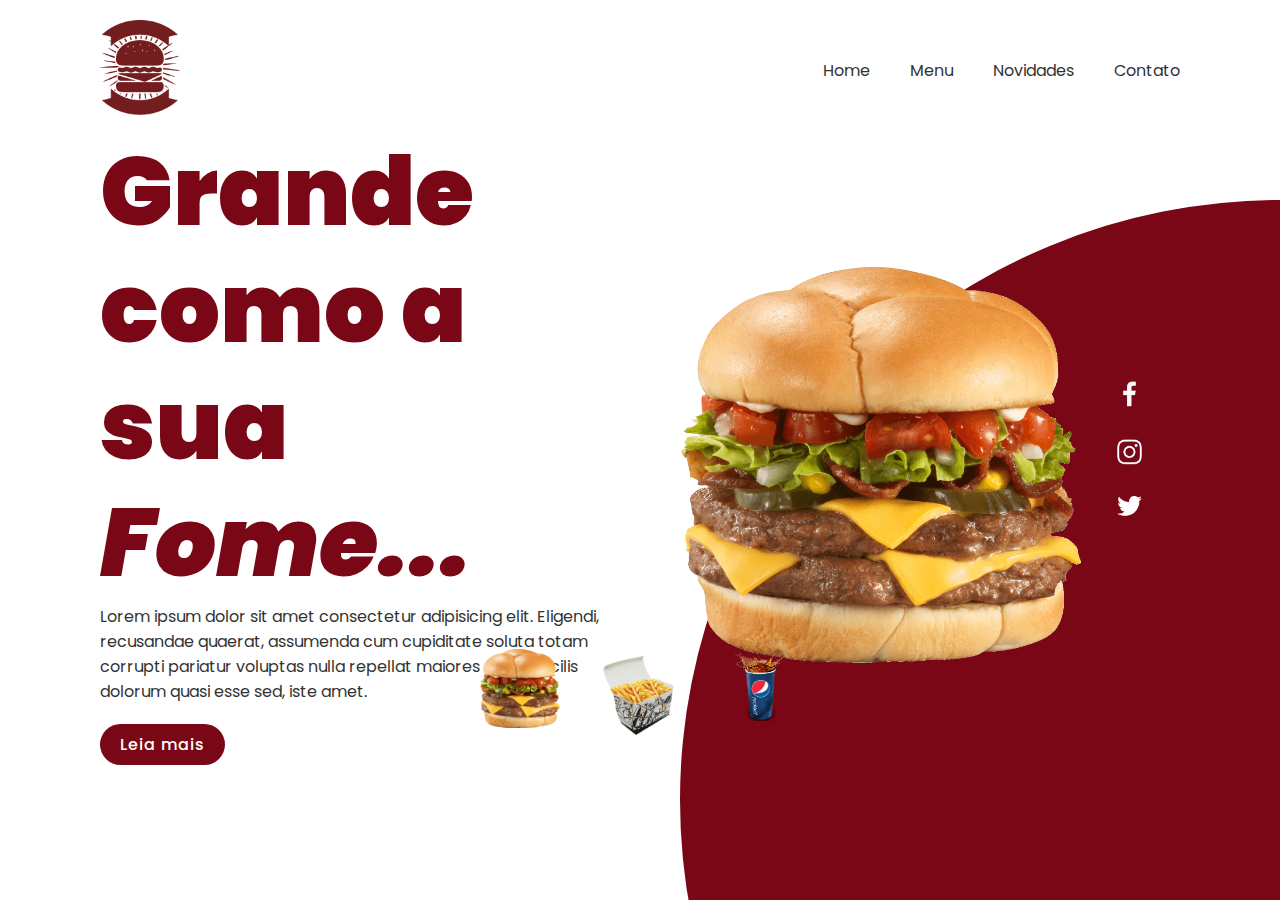
<file: site_bestburger/index.html>
<!DOCTYPE html>
<html lang="pt-br">
<head>
    <meta charset="UTF-8">
    <meta name="viewport" content="width=device-width, initial-scale=1.0">
    <title>Best Burger</title>
    <link rel="stylesheet" href="css/estilos.css" type="text/css">
</head>
<body>
    <section>
        <div class="circulo">
            
        </div>

        <header>
            <a href="#" class="logo"><img src="images/logo.png" alt="logo" ></a>
            <ul>
                <li><a href="#">Home</a></li>
                <li><a href="#">Menu</a></li>
                <li><a href="#">Novidades</a></li>
                <li><a href="#">Contato</a></li>
            </ul>
        </header>
        <main class="conteudo">
            <div class="caixa-texto">
                <h2>
                   
                   <span onclick="MudarCor();"> Grande como a sua <br>  <em>Fome...</em></span>
                </h2>
                <p>
                    Lorem ipsum dolor sit amet consectetur adipisicing elit. Eligendi, recusandae quaerat, assumenda cum cupiditate soluta totam corrupti pariatur voluptas nulla repellat maiores minus facilis dolorum quasi esse sed, iste amet.
                </p>
                <a href="#" onclick="MudarCor();">Leia mais</a>
            </div>
            <div class="caixa-imagem">
                <img src="images/img1.png" alt="Copo verde" class="starbucks">
            </div>
            
            <ul class="miniaturas">
                <li><img src="images/thumb1.png" alt="Copo verde" onclick="TrocarImagem('images/img1.png'); MudarCirculo('#790716');"></li>
                <li><img src="images/thumb2.png" alt="Copo Laranja" onclick="TrocarImagem('images/img2.png'); MudarCirculo('#d3c019');"></li>
                <li><img src="images/thumb3.png" alt="Copo rosa"  onclick="TrocarImagem('images/img3.png'); MudarCirculo(' #37a4e4')"></li>
            </ul>

            <ul class="redes-sociais">
                <li><a href="#"><img src="images/facebook.png"></a></li>
                <li><a href="#"><img src="images/instagram.png" alt=""></a></li>
                <li><a href="#"><img src="images/twitter.png" alt=""></a></li>
            </ul>
        </main>
    </section>
    <script src="js/funcoes.js"></script>
</body>
</html>
</file>
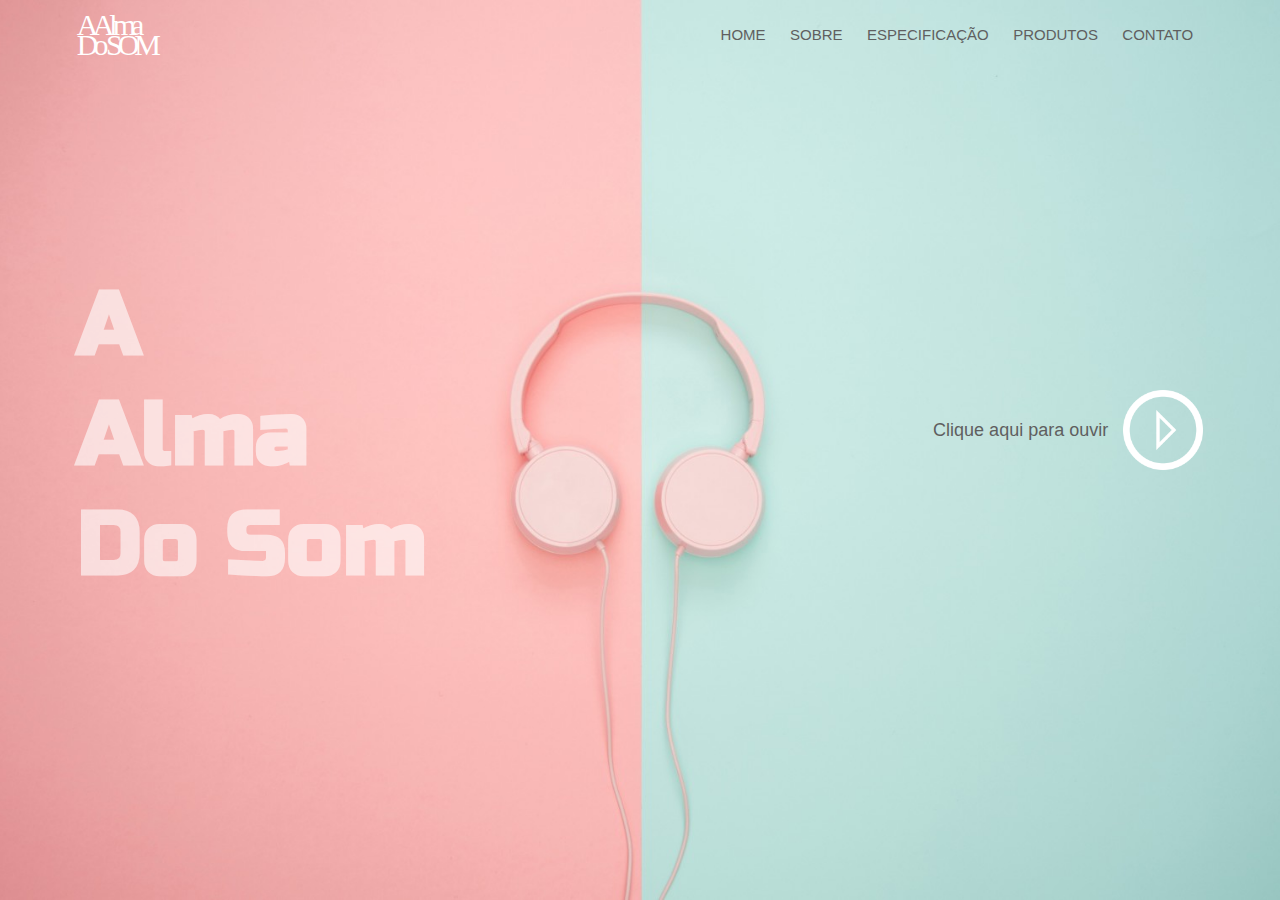
<file: site_headphone/index.html>
<!DOCTYPE html>
<html lang="en">
<head>
    <meta charset="UTF-8">
    <meta name="viewport" content="width=device-width, initial-scale=1.0">
    <title>A Alma do Som</title>
    <link rel="preconnect" href="https://fonts.gstatic.com">
    <link rel="preconnect" href="https://fonts.gstatic.com">
    <link href="https://fonts.googleapis.com/css2?family=Inconsolata:wght@900&family=Russo+One&display=swap" rel="stylesheet">
    <link href="css/estilos.css" rel="stylesheet" type="text/css">
</head>
<body>
    <main class="container">
        <header>
            <div class="logo">
                A Alma <br>Do SOM
            </div>
            <nav class="menu">
                <ul>
                    <li><a href="#">HOME</a></li>
                    <li><a href="#">SOBRE</a></li>
                    <li><a href="#">ESPECIFICAÇÃO</a></li>
                    <li><a href="#">PRODUTOS</a></li>
                    <li><a href="#">CONTATO</a></li>
                </ul>
            </nav>
        </header>
        <artcle class="conteudo">
            <div class="coluna-esquerda">
                <h1>A <br>Alma <br>Do Som
            </div>

            <div class="coluna-direita">
                <p id="rotulo">Clique aqui para ouvir</p>
                <img src="images/play.png" id="controle-musica" onclick="PlayPause();">
            </div>
        </artcle>
    </main>
    <audio id="musica">
        <source src="audio/musica.mp3" type="audio/mp3">
    </audio>

    <script src="js/script.js"></script>
</body>
</html>
</file>
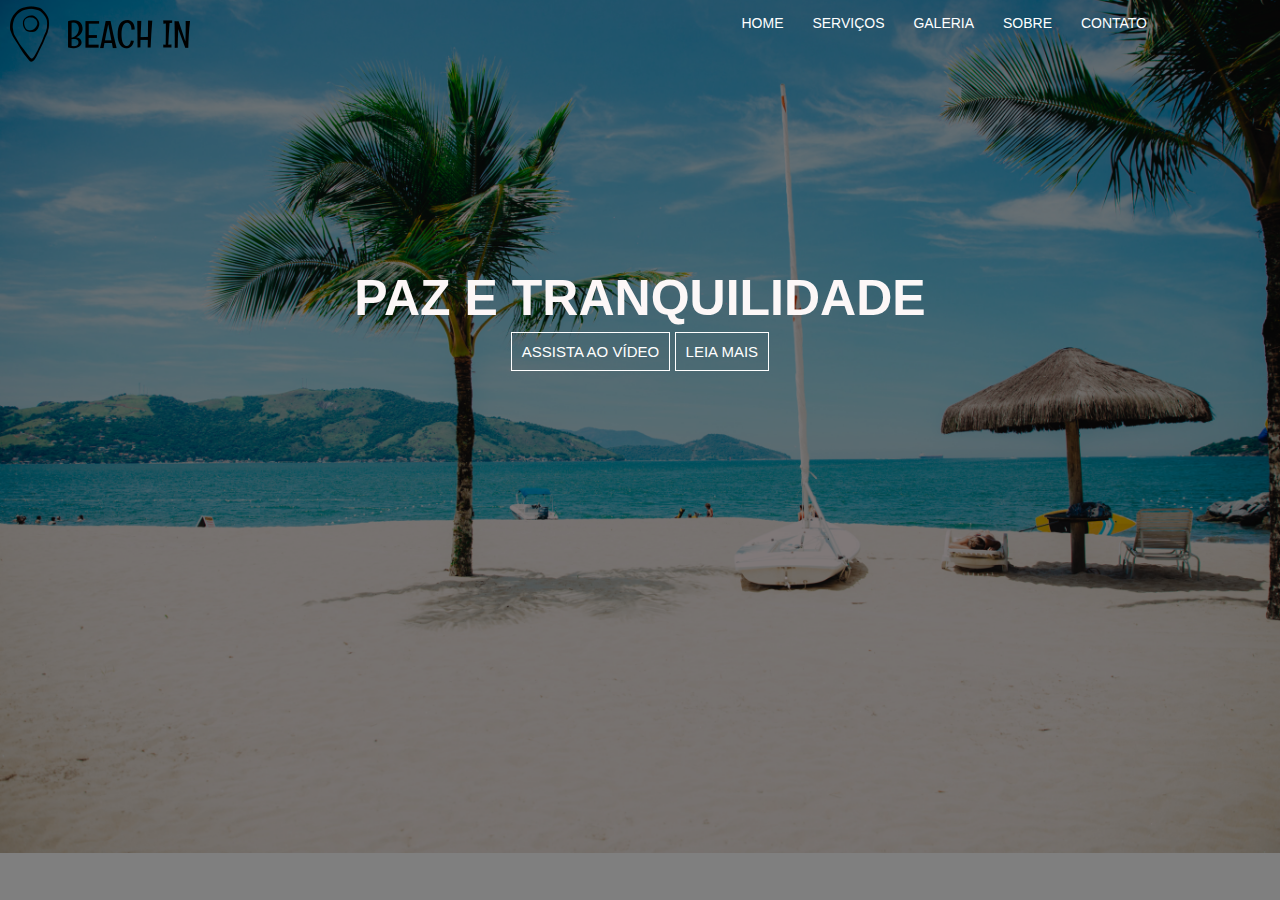
<file: site_hospedagem/index.html>
<!DOCTYPE html>
<html lang="pt-br">
<head>
    <meta charset="UTF-8">
    <meta name="viewport" content="width=device-width, initial-scale=1.0">
    <link rel="stylesheet" href="css/style.css" type="text/css">
    <link rel="shortcut icon" href="img/favicon.png">
    <title>Beach IN</title>
</head>
<body>
    <main>
        <header>
           <div class="menu">
                <img src="img/logo.png" alt="Logo">
                <nav>
                    <ul>
                        <li><a href="index.html">Home</a></li>
                        <li><a href="servicos.html">Serviços</a></li>
                        <li><a href="galeria.html">Galeria</a></li>
                        <li><a href="sobre.html">Sobre</a></li>
                        <li><a href="contato.html">Contato</a></li>
                    </ul>
                </nav>
            </div>
        </header>
        <article class="conteudo-principal">
            <h1>Paz e Tranquilidade</h1>
            <div class="btn">
                <a class="btn1" href="https://youtu.be/y4bP5JrWqCc" target="_blank">Assista ao vídeo</a>
                
                <a class="btn2" href="https://www.hurb.com/" target="_blank">Leia Mais</a>
            </div>
        </article>
        <footer>
            
        </footer>
    </main>
</body>
</html>
</file>
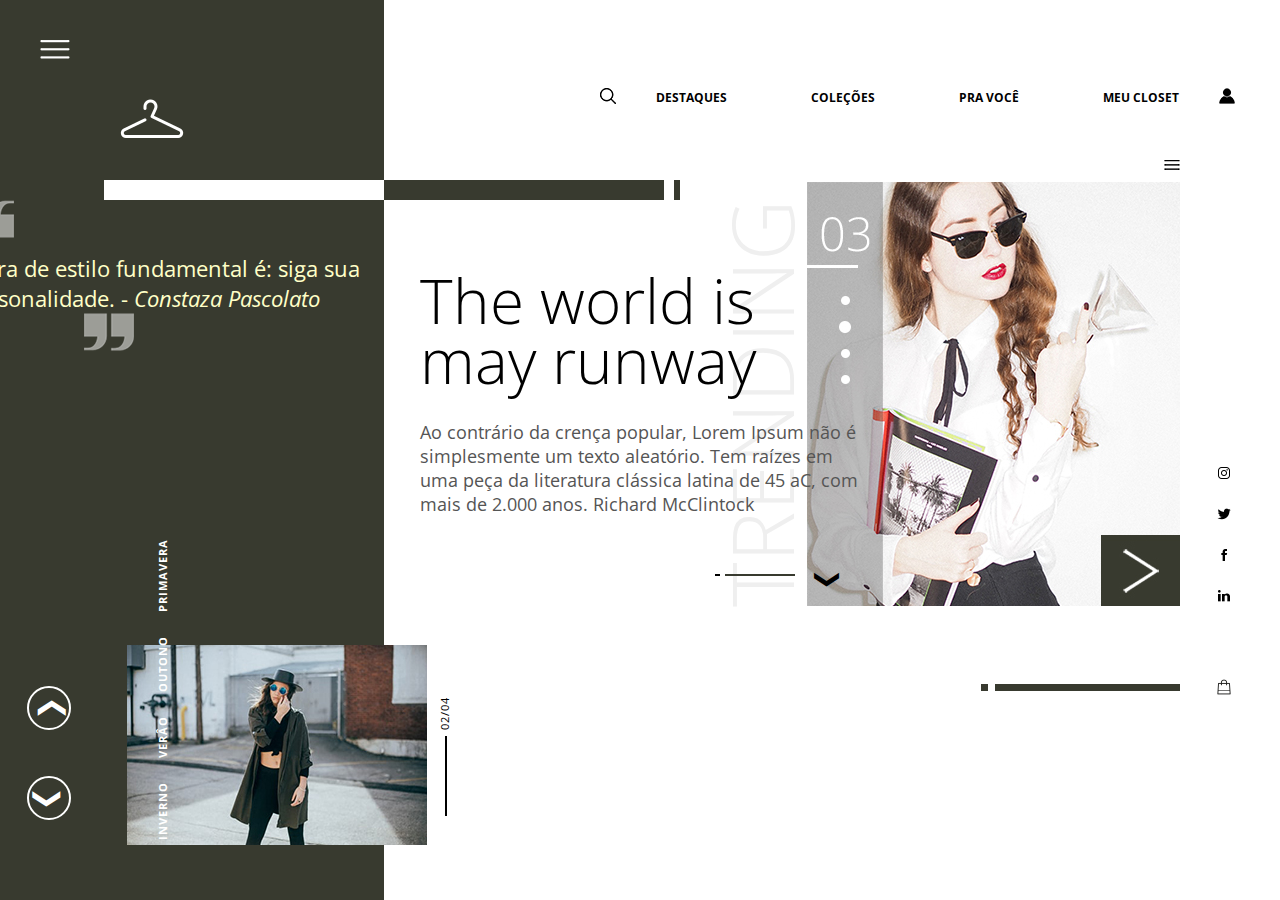
<file: site_moda/index.html>
<!DOCTYPE html>
<html lang="ept-br">

<head>
    <meta charset="UTF-8">
    <meta name="viewport" content="width=device-width, initial-scale=1.0">
    <link href="https://fonts.googleapis.com/css2?family=Open+Sans:wght@300;400;700&display=swap" rel="stylesheet">
    <link rel="stylesheet" href="css/style.css" type="text/css">
    <link rel="shotcut icon" href="images/logo.png">
    <title>Site de Moda</title>
</head>

<body>
    <main class="principal">
        <aside class="esquerda-col">
            <img src="images/menu.png" class="icone-menu-1" alt="Menu Hamburguer">
            <div class="logo">
                <img src="images/logo.png" alt="Logo">
            </div>
            <div class="linha-branca"></div>
            <blockquote class="citacao">
                <img src="images/quote-1.png" alt="">
                <p>regra de estilo fundamental é: siga sua personalidade. - <em>Constaza Pascolato</em></p>
                <img src="images/quote-2.png" class="icone-fechar-citacao" alt="Citação">
            </blockquote>
            <div class="imagem-pequena">
                <img src="images/small-img.jpg" alt="Modelo">
                <div class="linha-1"></div>
            </div>
            <nav class="menu-vertical">
                <ul>
                    <li>INVERNO</li>
                    <li>VERÂO</li>
                    <li>OUTONO</li>
                    <li>PRIMAVERA</li>
                </ul>
            </nav>
        </aside>
        <article class="direita-col">
            <nav class="navbar">
                <img src="images/search.png" alt="busca">
                <ul>
                    <li>DESTAQUES</li>
                    <li>COLEÇÕES</li>
                    <li>PRA VOCÊ</li>
                    <li>MEU CLOSET</li>
                </ul>
                <img src="images/user.png" alt="usuario">
            </nav>
            <div class="linha-verde"><span></span></div>
            <figure class="imagem-destacada">
                <img src="images/menu-2.png" class="icone-menu-2" alt="">
                <img src="images/feature-img.jpg" alt="">
                <!-- <video controls>
                    <source src="video/moda.mp4">
                </video> -->
                <div class="linha-imagem-destacada"><span></span></div>
                <h1>TRENDING</h1>
            </figure>
            <div class="texto-destaque">
                <h2>The world is may runway</h2>
                <p>
                    Ao contrário da crença popular, Lorem Ipsum não é simplesmente
                    um texto aleatório. Tem raízes em uma peça da literatura clássica
                    latina de 45 aC, com mais de 2.000 anos. Richard McClintock
                </p>
                <div class="linha-texto-destaque"><span></span></div>
            </div>
            <div class="painel-icones">
                <div class="redes-sociais">
                    <img src="images/instagram.png" alt="">
                    <img src="images/twitter.png" alt="">
                    <img src="images/facebook.png" alt="">
                    <img src="images/linkedin.png" alt="">
                </div>
                <img src="images/cart.png" class="icone-carrinho" alt="">
            </div>
        </article>
    </main>
    <!-- <audio autoplay controls>
        <source src="musica/That One Bar Scene - RKVC.mp3" type="audio/mpeg">
    </audio> -->
</body>

</html>
</file>
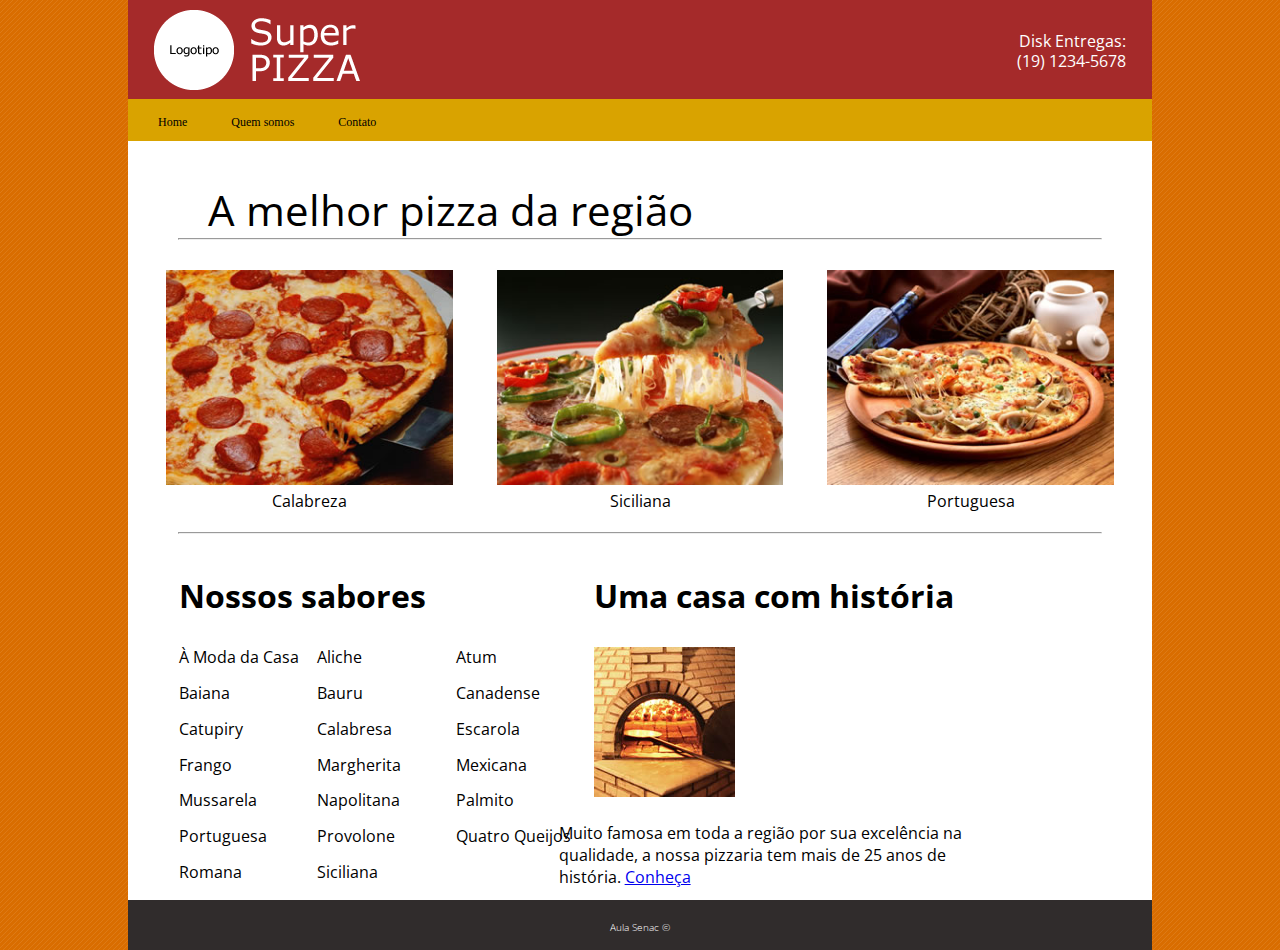
<file: site_pizzaria/index.html>
<!DOCTYPE html>
<html lang="pt-br">

<head>
    <meta charset="UTF-8">
    <meta name="viewport" content="width=device-width, initial-scale=1.0">
    <link rel="preconnect" href="https://fonts.gstatic.com">
    <link href="https://fonts.googleapis.com/css2?family=Open+Sans:wght@300;400;600&display=swap" rel="stylesheet">
    <link rel="stylesheet" href="css/style.css" type="text/css">
    <link rel="shortcut icon" href="images/pizza01.png">
    <title>Pizzaria</title>
</head>

<body>
    <div class="content">
        <header>
            <div class="logo">
                <h1><img src="images/logotipo.png" alt="Logo"></h1>
                <p class="disk">Disk Entregas:</p>
                <p class="tel">(19) 1234-5678</p>
            </div>
        </header>
        <nav class="navbar">
            <ul>
                <li><a href="index.html">Home</a></li>
                <li><a href="sobre.html">Quem somos</a></li>
                <li><a href="contato.html">Contato</a></li>
            </ul>
        </nav>
        <section>
            <h2>A melhor pizza da região</h2>
            <div class="galeria">
                <hr>
                <div class="menu-galeria">
                    <img src="images/calabreza.jpg" alt="">
                    <span>Calabreza</span>
                </div>
                <div class="menu-galeria">
                    <img src="images/siciliana.jpg" alt="">
                    <span>Siciliana</span>
                </div>
                <div class="menu-galeria">
                    <img src="images/portuguesa.jpg" alt="">
                    <span>Portuguesa</span>
                </div>
                <hr>
            </div>
            <div class="sabores-historia">
                <h3>Nossos sabores</h3>
                <h3>Uma casa com história</h3>
                <div class="menu-sabores">
                    <p>À Moda da Casa</p>
                    <p>Aliche</p>
                    <p>Atum</p>
                    <p>Baiana</p>
                    <p>Bauru</p>
                    <p>Canadense</p>
                    <p>Catupiry</p>
                    <p>Calabresa</p>
                    <p>Escarola</p>
                    <p>Frango</p>
                    <p>Margherita</p>
                    <p>Mexicana</p>
                    <p>Mussarela</p>
                    <p>Napolitana</p>
                    <p>Palmito</p>
                    <p>Portuguesa</p>
                    <p>Provolone</p>
                    <p>Quatro Queijos</p>
                    <p>Romana</p>
                    <p>Siciliana</p>
                </div>
                <div class="historia">
                   <img src="images/historia.jpg" alt="">
                   
                   <p>Muito famosa em toda a região por
                        sua excelência na qualidade, a 
                    nossa pizzaria tem mais de 25 
                     anos de história.
                     <a href="sobre.html">Conheça</a>
                     </p>
                     
                </div>
            </div>
        </section>
    </div>
    <footer>
        <p>Aula Senac &copy;</p>
    </footer>
</body>

</html>
</file>
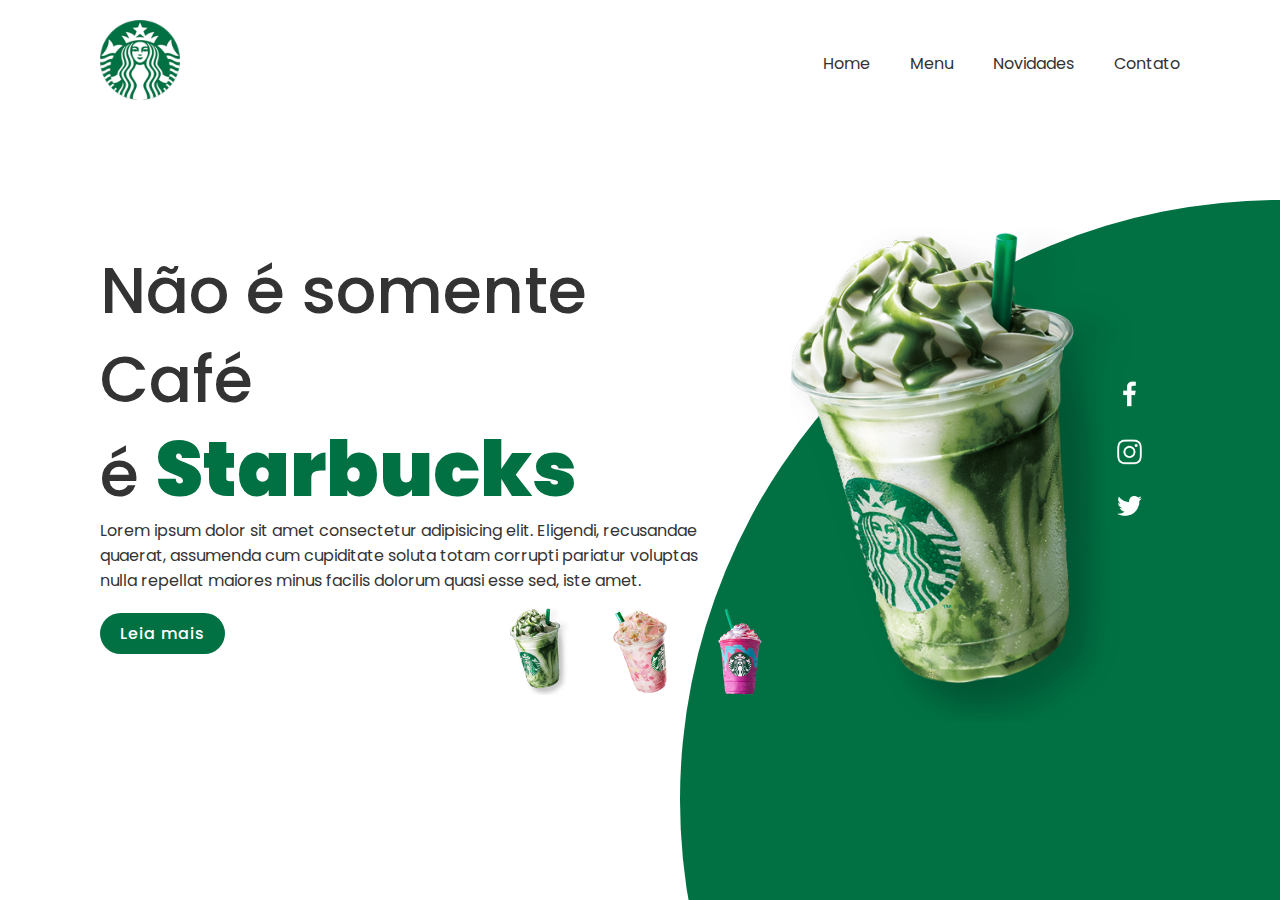
<file: site_starbucks/index.html>
<!DOCTYPE html>
<html lang="pt-br">
<head>
    <meta charset="UTF-8">
    <meta name="viewport" content="width=device-width, initial-scale=1.0">
    <title>StarBucks</title>
    <link rel="stylesheet" href="css/estilos.css" type="text/css">
</head>
<body>
    <section>
        <div class="circulo">
            
        </div>

        <header>
            <a href="#" class="logo"><img src="images/logo.png" alt="logo"></a>
            <ul>
                <li><a href="#">Home</a></li>
                <li><a href="#">Menu</a></li>
                <li><a href="#">Novidades</a></li>
                <li><a href="#">Contato</a></li>
            </ul>
        </header>
        <main class="conteudo">
            <div class="caixa-texto">
                <h2>
                    Não é somente Café<br>
                    é <span onclick="Altera-cor();">Starbucks</span>
                </h2>
                <p>
                    Lorem ipsum dolor sit amet consectetur adipisicing elit. Eligendi, recusandae quaerat, assumenda cum cupiditate soluta totam corrupti pariatur voluptas nulla repellat maiores minus facilis dolorum quasi esse sed, iste amet.
                </p>
                <a href="#" onclick="Altera-cor();">Leia mais</a>
            </div>
            <div class="caixa-imagem">
                <img src="images/img1.png" alt="Copo verde" class="starbucks">
            </div>
            
            <ul class="miniaturas">
                <li><img src="images/thumb1.png" alt="Copo verde" onclick="TrocarImagem('images/img1.png'); MudarCirculo('#017143');"></li>
                <li><img src="images/thumb2.png" alt="Copo Laranja" onclick="TrocarImagem('images/im2.png'); MudarCirculo('#eb7495');"></li>
                <li><img src="images/thumb3.png" alt="Copo rosa"  onclick="TrocarImagem('images/img3.png'); MudarCirculo('#d752b1')"></li>
            </ul>

            <ul class="redes-sociais">
                <li><a href="#"><img src="images/facebook.png"></a></li>
                <li><a href="#"><img src="images/instagram.png" alt=""></a></li>
                <li><a href="#"><img src="images/twitter.png" alt=""></a></li>
            </ul>
        </main>
    </section>
    <script src="js/funcoes.js"></script>
</body>
</html>
</file>
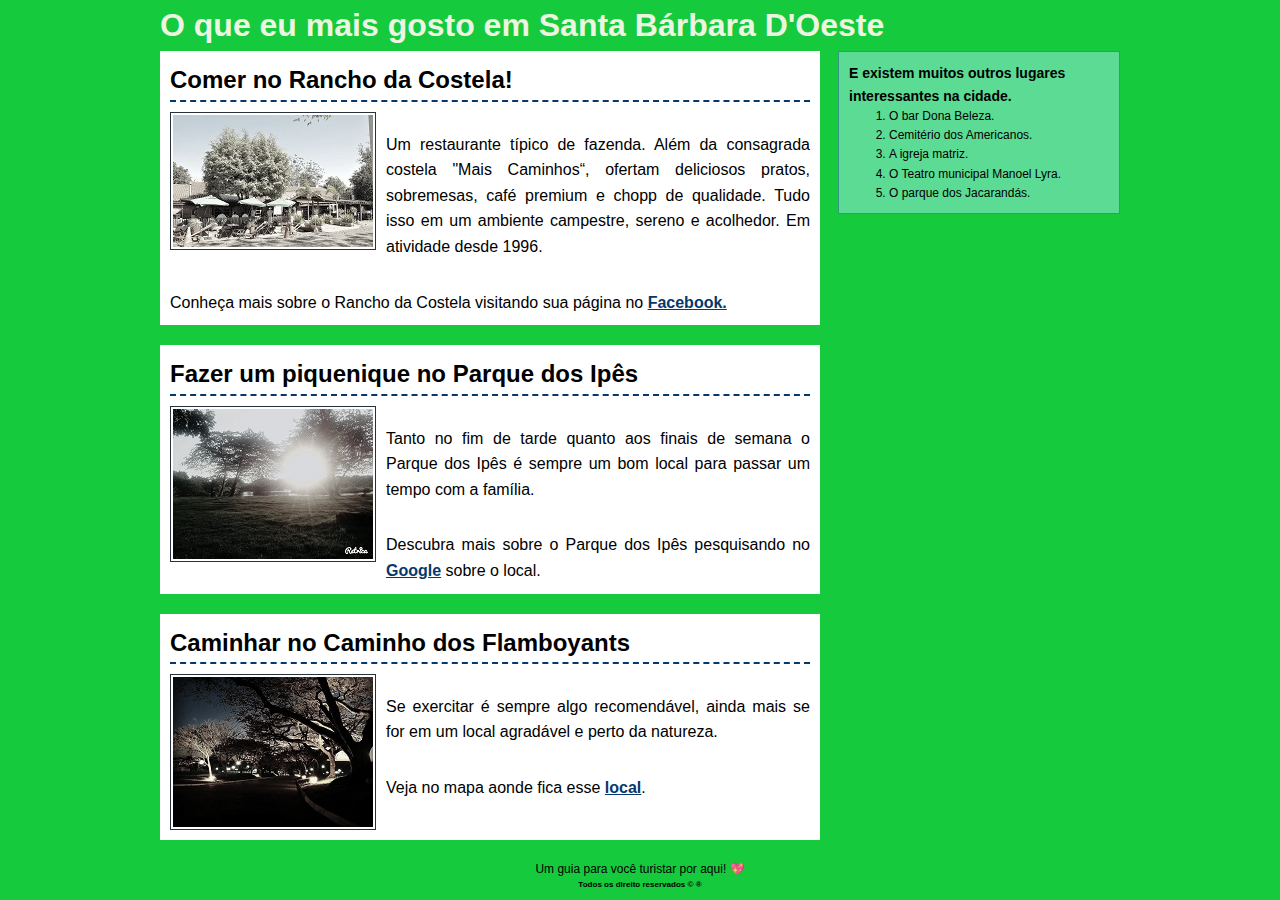
<file: site_turismo/index.html>
<!DOCTYPE html>
<html lang="en">

<head>
    <meta charset="UTF-8">
    <meta name="viewport" content="width=h2, initial-scale=1.0">
    <link rel="stylesheet" href="css/style.css" type="text/css">
    <title>Conheça Santa Barbara D'oeste</title>
</head>

<body>
    <main class="container">
        <h1> <a href="index.htnl">O que eu mais gosto em Santa Bárbara D'Oeste</a></h1>
        <!--Começa recomendação de lugar-->
        <div class="lugares">
            <div class="lugar">
                <h2>Comer no Rancho da Costela!</h2>
                <img src="images/rancho.jpg" alt="Rancho">

                <p>Um restaurante típico de fazenda. Além da consagrada costela "Mais Caminhos“,
                    ofertam deliciosos pratos, sobremesas, café premium e chopp de qualidade.
                    Tudo isso em um ambiente campestre, sereno e acolhedor. Em atividade desde 1996.
                </p>
                <p>Conheça mais sobre o Rancho da Costela visitando sua página no <a
                        href="https://www.facebook.com/RanchodaCostelaSBO/" target="_blank">Facebook.</a></p>
                <div class="clear"></div>
            </div>


            <div class="lugar">

                <h2>Fazer um piquenique no Parque dos Ipês</h2>
                <img src="images/ipes.jpg" alt=" Parque">
                <p>Tanto no fim de tarde quanto aos finais de semana o Parque dos Ipês é
                    sempre um bom local para passar um tempo com a família.</p>
                <p>Descubra mais sobre o Parque dos Ipês pesquisando no
                    <a href="https://www.google.com.br/search?q=paque+dos+ipes+bso" target="_blank">Google</a>
                    sobre o local.
                </p>
                <div class="clear"></div>
            </div>


            <div class="lugar">

                <h2>Caminhar no Caminho dos Flamboyants</h2>
                <img src="images/flamboyants.jpg" alt="Caminho">
                <p> Se exercitar é sempre algo recomendável, ainda mais se for em um local agradável
                    e perto da natureza.</p>
                <p>Veja no mapa aonde fica esse <a href="https://goo.gl/maps/viGZw71s6V2bmQEh6"
                        target="_blank">local</a>.
                </p>
                <div class="clear"></div>
            </div>
        </div>
        <aside class="lateral">
            <h3>E existem muitos outros lugares interessantes na cidade.</h3>
            <ol>
                <li>O bar Dona Beleza.</li>
                <li>Cemitério dos Americanos.</li>
                <li>A igreja matriz.</li>
                <li>O Teatro municipal Manoel Lyra.</li>
                <li>O parque dos Jacarandás.</li>
            </ol>
        </aside>
        <footer class="rodape clear">
            <p>Um guia para você turistar por aqui! &#128150;</p>
               <h6>Todos os direito reservados &copy; &reg;</h6> 
        </footer>
    </main>
</body>

</html>
</file>
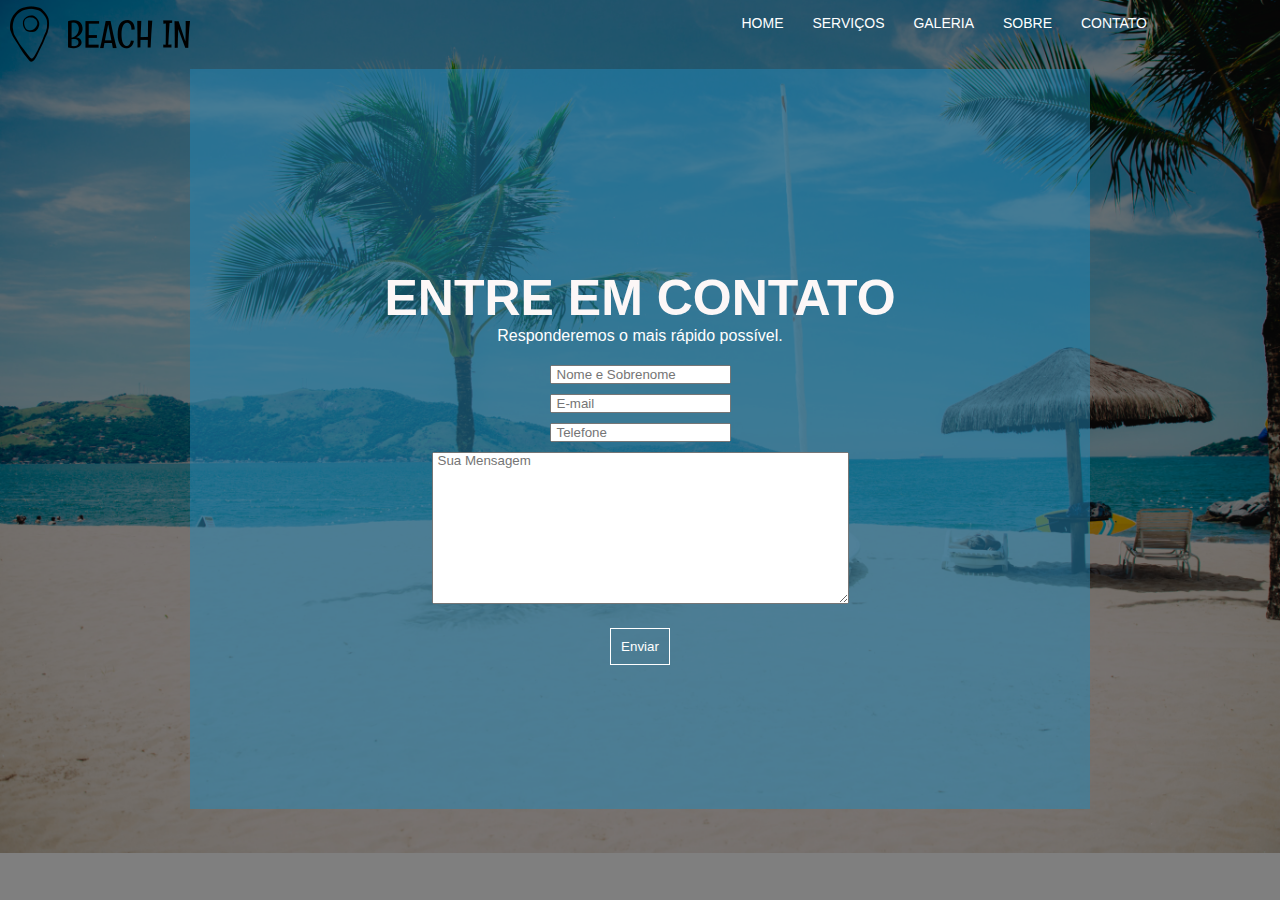
<file: site_hospedagem/contato.html>
<!DOCTYPE html>
<html lang="pt-br">
<head>
    <meta charset="UTF-8">
    <meta name="viewport" content="width=device-width, initial-scale=1.0">
    <link rel="stylesheet" href="css/style.css" type="text/css">
    <link rel="stylesheet" href="css/assets/contato.css">
    <link rel="shortcut icon" href="img/favicon.png">
    <link rel="stylesheet" href="https://fonts.googleapis.com/icon?family=Material+Icons">
    <title>Beach IN</title>
</head>
<body>
    <main>
        <header>
           <div class="menu">
                <img src="img/logo.png" alt="Logo">
                <nav>
                    <ul>
                        <li><a href="index.html">Home</a></li>
                        <li><a href="servicos.html">Serviços</a></li>
                        <li><a href="galeria.html">Galeria</a></li>
                        <li><a href="sobre.html">Sobre</a></li>
                        <li><a href="contato.html">Contato</a></li>
                    </ul>
                </nav>
            </div>
        </header>
        <article class="conteudo-principal">
            <h1>Entre em contato</h1>
            <p>Responderemos o mais rápido possível.</p>
            <form>
                <label for="nomesobrenome"></label>
                <input type="text" class="input-padrao" id="nomesobrenome" placeholder="Nome e Sobrenome">

                <label for="email"></label>
                <input type="email" class="input-padrao" id="email" placeholder="E-mail">

                <label for="telefone"></label>
                <input type="tel" class="input-padrao" id="telefone" placeholder="Telefone">

                <label for="mensagem"></label>
                <textarea class="input-padrao" id="mensagem" cols="50" rows="10" placeholder="Sua Mensagem"></textarea>

            </form>
            <input type="button" value="Enviar" class="btn2">
            
        </article>
        <footer>
            
        </footer>
    </main>
</body>
</html>
</file>
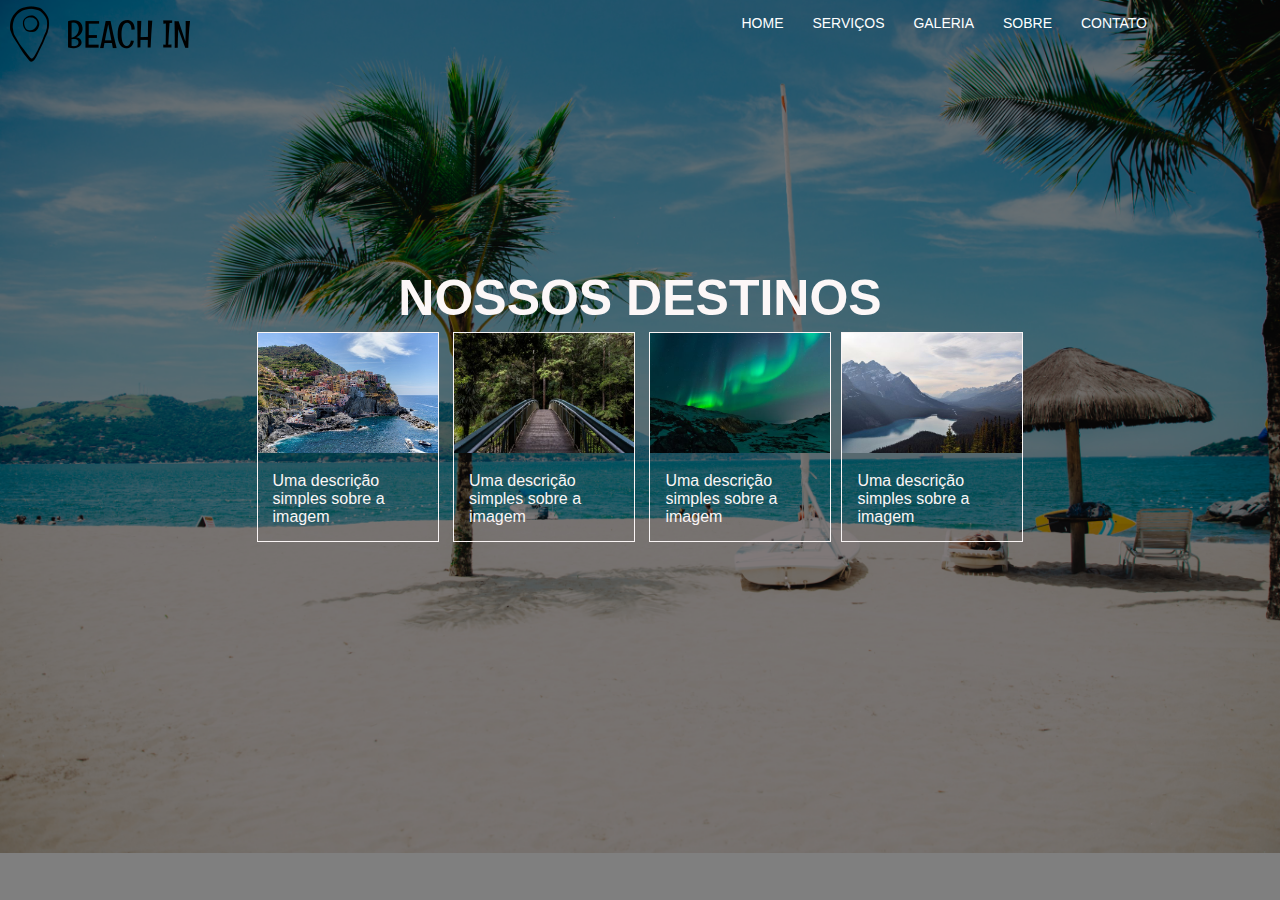
<file: site_hospedagem/galeria.html>
<!DOCTYPE html>
<html lang="pt-br">
<head>
    <meta charset="UTF-8">
    <meta name="viewport" content="width=device-width, initial-scale=1.0">
    <link rel="stylesheet" href="css/style.css" type="text/css">
    <link rel="stylesheet" href="css/assets/galeria.css" type="text/css">
    <title>Beach IN</title>
</head>
<body>
    <main>
        <header>
           <div class="menu">
                <img src="img/logo.png" alt="Logo">
                <nav>
                    <ul>
                        <li><a href="index.html">Home</a></li>
                        <li><a href="servicos.html">Serviços</a></li>
                        <li><a href="galeria.html">Galeria</a></li>
                        <li><a href="sobre.html">Sobre</a></li>
                        <li><a href="contato.html">Contato</a></li>
                    </ul>
                </nav>
            </div>
        </header>
        <article class="conteudo-principal">
            <h1>Nossos destinos</h1>
            <div class="gallery">
                <a target="_blank" href="">
                    <img src="img/001.jpg" alt="">
                </a>
                <div class="descricao">Uma descrição simples sobre a imagem</div>
            </div>
            <div class="gallery">
                <a target="_blank" href="">
                    <img src="img/002.jpg" alt="">
                </a>
                <div class="descricao">Uma descrição simples sobre a imagem</div>
            </div>
            <div class="gallery">
                <a target="_blank" href="i">
                    <img src="img/003.jpg" alt="">
                </a>
                <div class="descricao">Uma descrição simples sobre a imagem</div>
            </div><div class="gallery">
                <a target="_blank" href="">
                    <img src="img/004.jpg" alt="">
                </a>
                <div class="descricao">Uma descrição simples sobre a imagem</div>
            </div>
        </article>    
        <footer>
            
        </footer>
    </main>
</body>
</html>
</file>
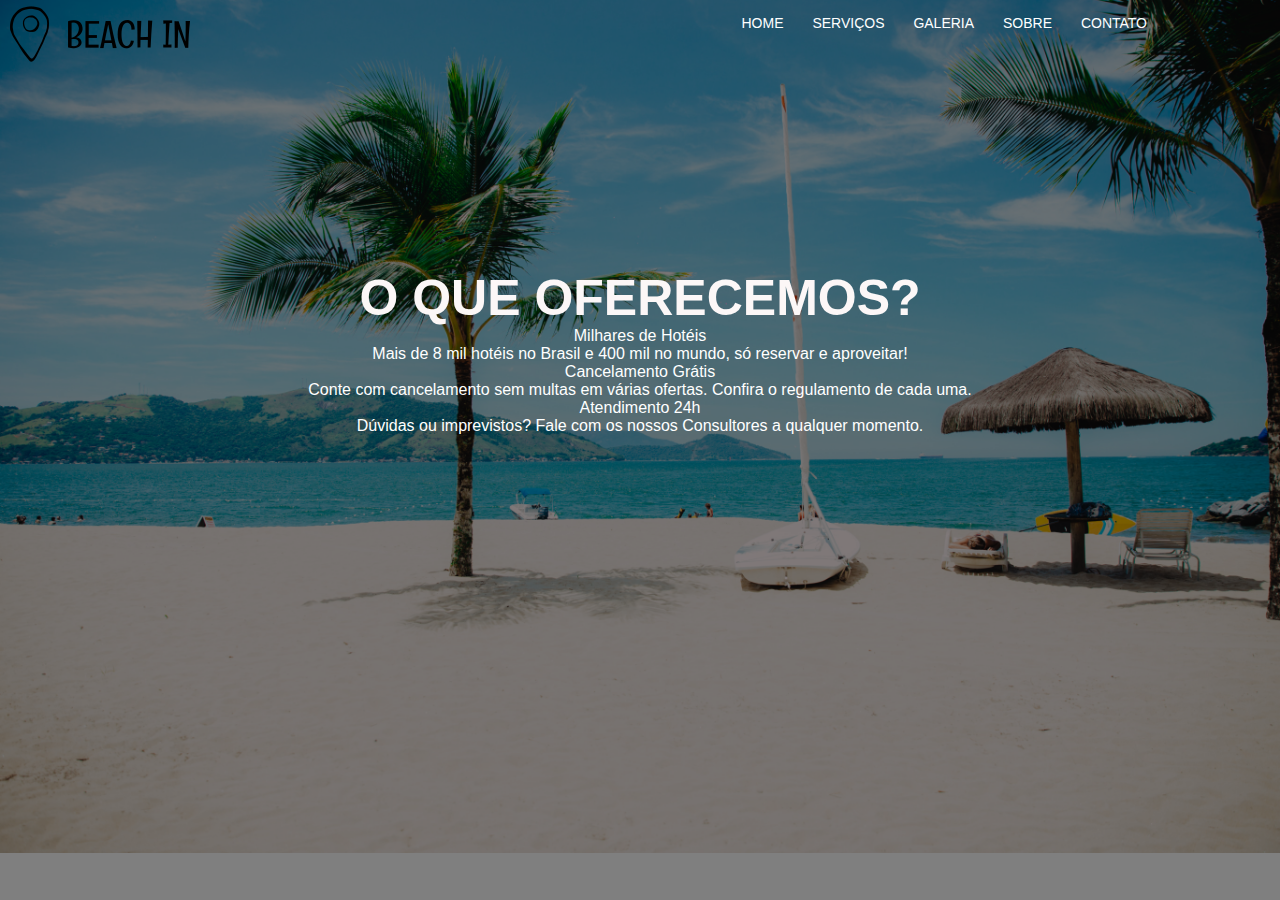
<file: site_hospedagem/servicos.html>
<!DOCTYPE html>
<html lang="pt-br">
<head>
    <meta charset="UTF-8">
    <meta name="viewport" content="width=device-width, initial-scale=1.0">
    <link rel="stylesheet" href="css/style.css" type="text/css">
    <title>Beach IN</title>
</head>
<body>
    <main>
        <header>
           <div class="menu">
                <img src="img/logo.png" alt="Logo">
                <nav>
                    <ul>
                        <li><a href="index.html">Home</a></li>
                        <li><a href="servicos.html">Serviços</a></li>
                        <li><a href="galeria.html">Galeria</a></li>
                        <li><a href="sobre.html">Sobre</a></li>
                        <li><a href="contato.html">Contato</a></li>
                    </ul>
                </nav>
            </div>
        </header>
        <article class="conteudo-principal">
            <h1>O que oferecemos?</h1>
            
            <p>Milhares de Hotéis </p>
            <p>Mais de 8 mil hotéis no Brasil e 400 mil no mundo, só reservar e aproveitar!</p>
            
            <p>Cancelamento Grátis</p>
            <p>Conte com cancelamento sem multas em várias ofertas. Confira o regulamento de cada uma.</p>
            
            <p>Atendimento 24h</p>
            <p>Dúvidas ou imprevistos? Fale com os nossos Consultores a qualquer momento.</p>
        </article>
        <footer>
            
        </footer>
    </main>
</body>
</html>
</file>
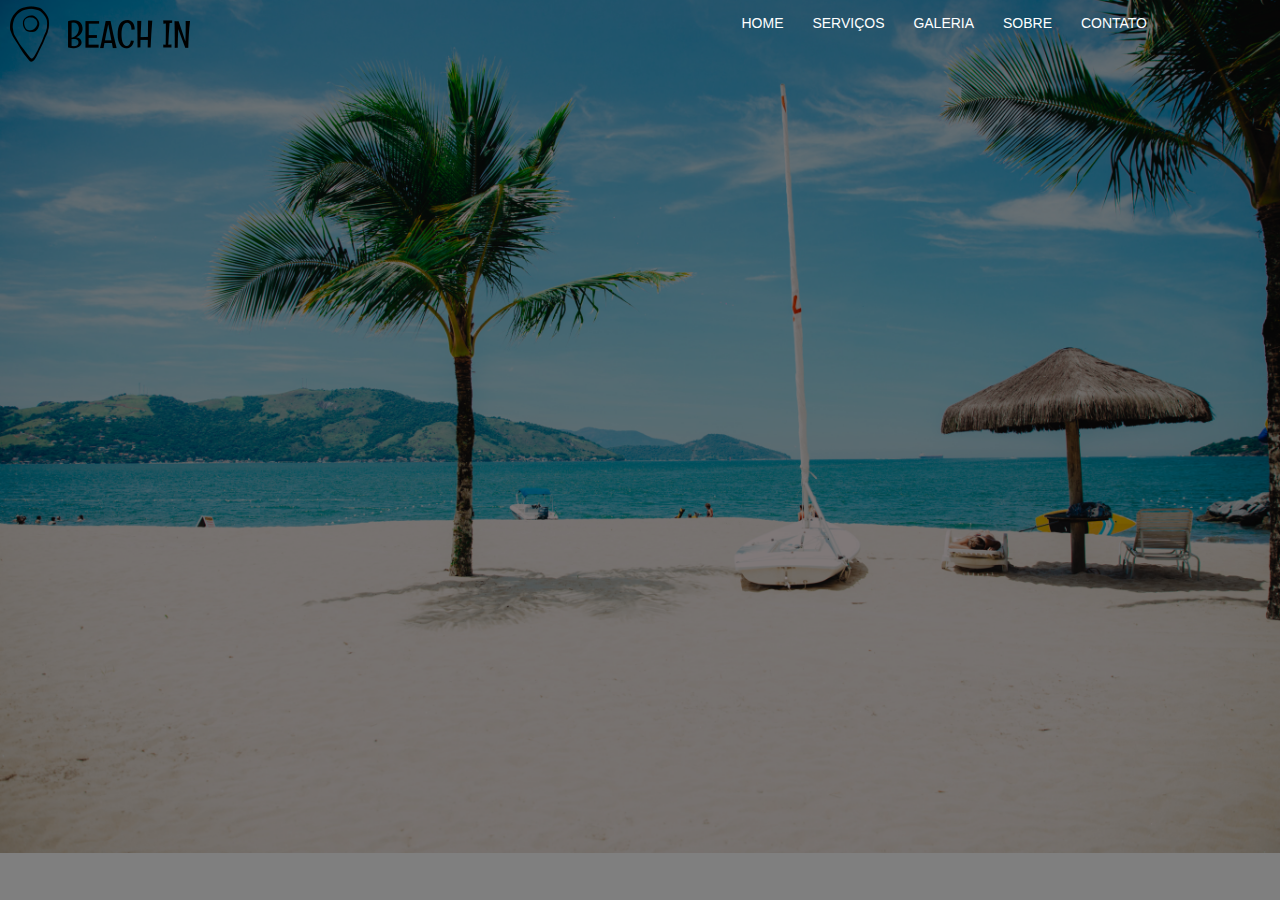
<file: site_hospedagem/sobre.html>
<!DOCTYPE html>
<html lang="pt-br">
<head>
    <meta charset="UTF-8">
    <meta name="viewport" content="width=device-width, initial-scale=1.0">
    <link rel="stylesheet" href="css/style.css" type="text/css">
    <link rel="shortcut icon" href="img/favicon.png">
    <title>Beach IN</title>
</head>
<body>
    <main>
        <header>
           <div class="menu">
                <img src="img/logo.png" alt="Logo">
                <nav>
                    <ul>
                        <li><a href="index.html">Home</a></li>
                        <li><a href="servicos.html">Serviços</a></li>
                        <li><a href="galeria.html">Galeria</a></li>
                        <li><a href="sobre.html">Sobre</a></li>
                        <li><a href="contato.html">Contato</a></li>
                    </ul>
                </nav>
            </div>
        </header>
        <article class="conteudo-principal">
            
        </article>
        <footer>
            
        </footer>
    </main>
</body>
</html>
</file>
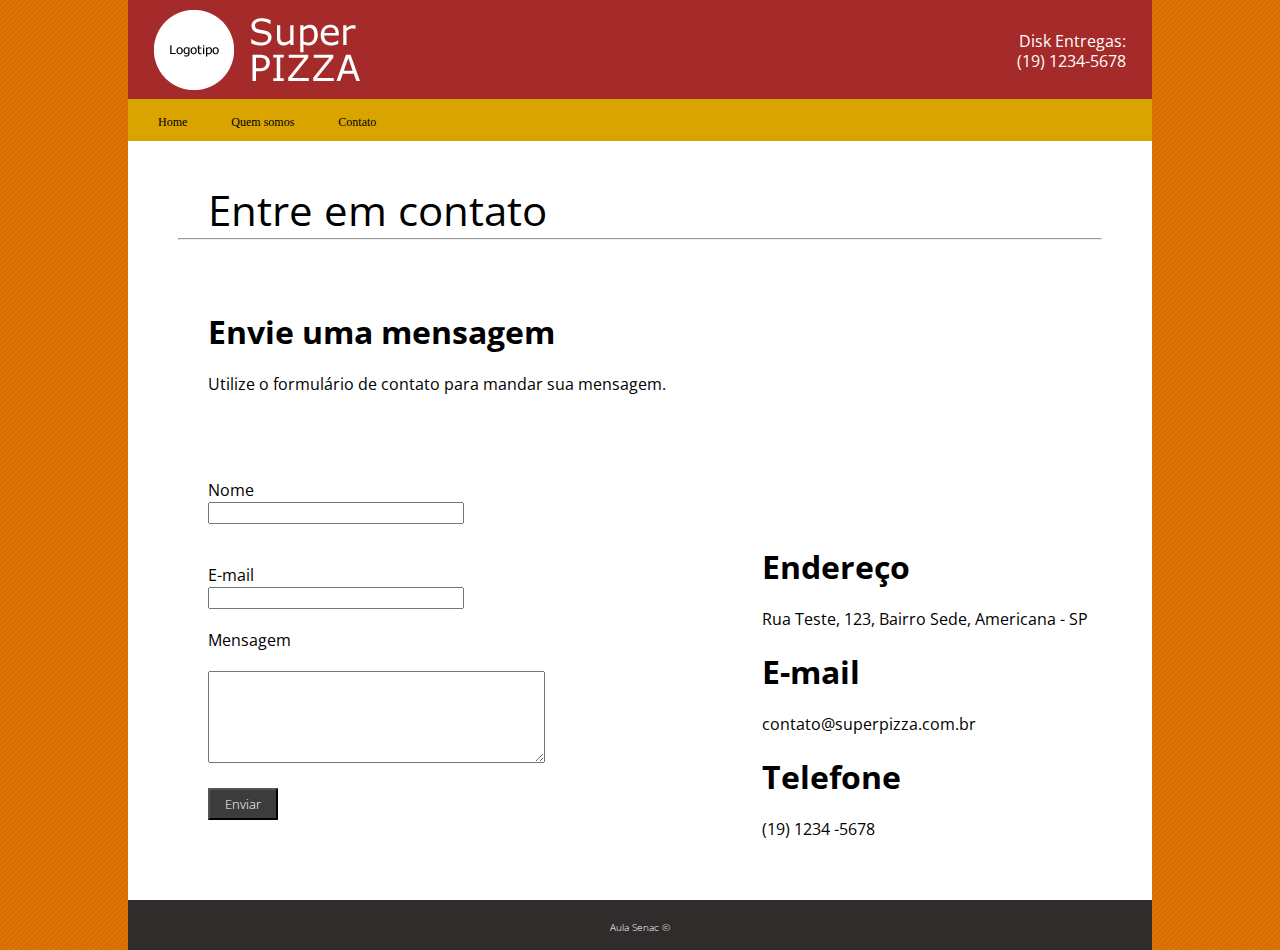
<file: site_pizzaria/contato.html>
<!DOCTYPE html>
<html lang="pt-br">

<head>
    <meta charset="UTF-8">
    <meta name="viewport" content="width=device-width, initial-scale=1.0">
    <link rel="preconnect" href="https://fonts.gstatic.com">
    <link href="https://fonts.googleapis.com/css2?family=Open+Sans:wght@300;400;600&display=swap" rel="stylesheet">
    <link rel="stylesheet" href="css/style.css" type="text/css">
    <link rel="shortcut icon" href="images/pizza01.png">
    <title>Pizzaria</title>
</head>

<body>
    <div class="content">
        <header>
            <div class="logo">
                <h1><img src="images/logotipo.png" alt="Logo"></h1>
                <p class="disk">Disk Entregas:</p>
                <p class="tel">(19) 1234-5678</p>
            </div>
        </header>
        <nav class="navbar">
            <ul>
                <li><a href="index.html">Home</a></li>
                <li><a href="sobre.html">Quem somos</a></li>
                <li><a href="contato.html">Contato</a></li>
            </ul>
        </nav>
        <section>
            <h2>Entre em contato</h2>
            <hr>
            <div class="col-esquerda">

                <form class="formulario">
                    <h4>Envie uma mensagem</h4>
                    <p>Utilize o formulário de contato para mandar sua mensagem.</p>
                    <p><br><br>
                        <label for="nome">Nome</label><br>
                        <input type="text" name="nome" id="nome" required>
                    </p>

                    <p>
                        <label for="email">E-mail</label><br>
                        <input type="text" name="email" id="email">
                    </p>
                    Mensagem
                    <p>

                        <textarea name="mensagem" id="" cols="40" rows="5"></textarea>
                    </p>

                    <button type="submit">Enviar</button>
                </form>
            </div>
            <aside>
                <div class="col-direita">
                    <div class="map">
                        <iframe
                            src="https://www.google.com/maps/embed?pb=!1m18!1m12!1m3!1d14713.
                    360810306815!2d-47.3054238302246!3d-22.7898547!2m3!1f0!2f0!3f0!3m2!1i1024!2i768!4f13.1!3m3!1m2!1s0x94c899cef641561d%3A0xdecbccf28f8a8e1c!2sPizzaria%20LAS%20MAMAS!5e0!3m2!1spt-BR!2sbr!4v1607803230826!5m2!1spt-BR!2sbr"
                            width="300" height="200" frameborder="0" style="border:0;" allowfullscreen=""
                            aria-hidden="false" tabindex="0"></iframe>
                    </div>
                    <div class="endereco">
                        <h3>Endereço</h3>
                        <p>Rua Teste, 123, Bairro Sede, Americana - SP</p>
                        <h3>E-mail</h3>
                        <p>contato@superpizza.com.br</p>
                        <h3>Telefone</h3>
                        <p>(19) 1234 -5678</p>
                    </div>
                </div>
            </aside>
        </section>
    </div>
    <footer>
        <p>Aula Senac &copy;</p>
    </footer>
</body>

</html>
</file>
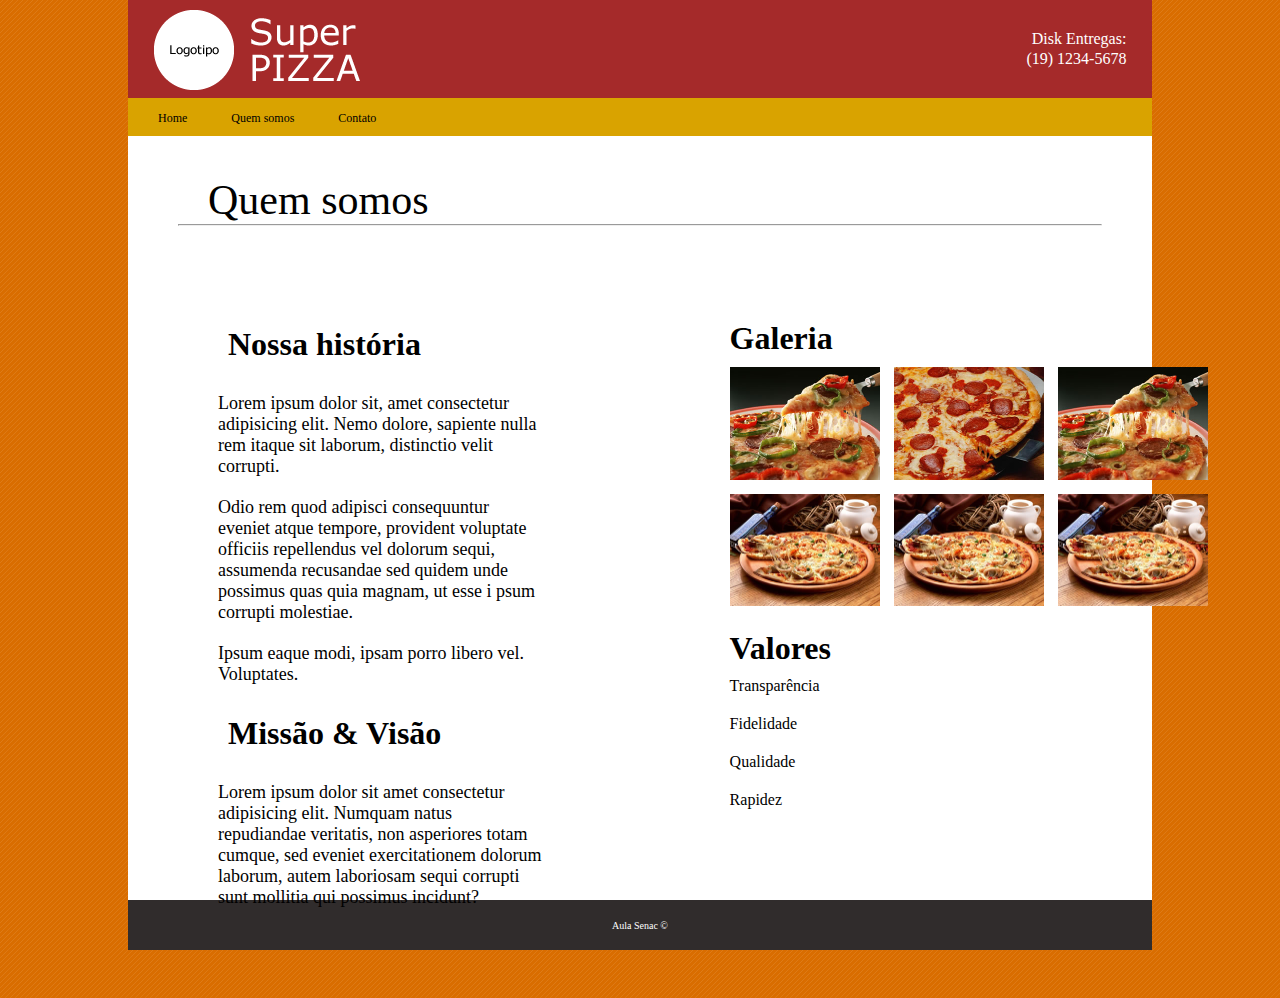
<file: site_pizzaria/sobre.html>
<!DOCTYPE html>
<html lang="en">
<head>
    <meta charset="UTF-8">
    <meta name="viewport" content="width=device-width, initial-scale=1.0">
    <link rel="stylesheet" href="css/style.css" type="text/css">
    <link rel="shortcut icon" href="images/pizza01.png">
    <title>Document</title>
</head>
<body>
    <div class="content">
        <header>
            <div class="logo">
                <h1><img src="images/logotipo.png" alt="Logo"></h1>
                <p class="disk">Disk Entregas:</p>
                <p class="tel">(19) 1234-5678</p>
            </div>
        </header>
        <nav class="navbar">
            <ul>
                <li><a href="index.html">Home</a></li>
                <li><a href="sobre.html">Quem somos</a></li>
                <li><a href="contato.html">Contato</a></li>
            </ul>
        </nav>
        <section>
            <h2>Quem somos</h2>
            <hr>
           <div class="sobre">
            <div class="col-historia">

                <h3>Nossa história</h3>

                <p>Lorem ipsum dolor sit, amet consectetur adipisicing elit.
                     Nemo dolore, sapiente nulla rem itaque sit laborum, 
                     distinctio velit corrupti.</p>

               <p> Odio rem quod adipisci consequuntur 
                   eveniet atque tempore, provident voluptate officiis repellendus 
                   vel dolorum sequi, assumenda recusandae sed quidem unde possimus quas quia magnam, ut esse i
                   psum corrupti molestiae.</p>

                <p>Ipsum eaque modi, ipsam porro libero vel. 
                    Voluptates.</p>   

                 <h3>Missão & Visão</h3>   

                 <p>Lorem ipsum dolor sit amet consectetur adipisicing elit. 
                     Numquam natus repudiandae veritatis, non asperiores totam 
                     cumque, sed eveniet exercitationem dolorum laborum, autem 
                     laboriosam sequi corrupti sunt mollitia qui possimus incidunt?</p>
            </div>
            <div class="col-galeria">
                <h3>Galeria</h3>
                <figure>
                    <img src="images/siciliana.jpg" alt="">
                    <img src="images/calabreza.jpg" alt="">
                    <img src="images/siciliana.jpg" alt="">
                </figure>
                <figure>
                    <img src="images/portuguesa.jpg" alt="">
                    <img src="images/portuguesa.jpg" alt="">                    
                    <img src="images/portuguesa.jpg" alt="">
                </figure>
                <h3>Valores</h3>
                <ul>
                    <li>Transparência</li>
                    <li>Fidelidade</li>
                    <li>Qualidade</li>
                    <li>Rapidez</li>
                </ul>
            </div>
           </div>
        </section>
        </div>
        <footer>
            <p>Aula Senac &copy;</p>
        </footer>
</body>
</html>
</file>
<file: site_bestburger/css/estilos.css>
/*Font direto no CSS*/
@import url('https://fonts.googleapis.com/css2?family=Poppins:wght@100;200;300;400;500;600;700;800;900&display=swap');

*{
    margin: 0;
    padding: 0;
    box-sizing: border-box;
    font-family: 'Poppins', sans-serif;
}

section{
    position: relative;
    width: 100%;
    min-height: 100vh;
    padding: 100px;
    display: flex;
    justify-content: space-between;
    align-items: center;
    background: white;
}

header{
    position: absolute;
    top: 0;
    left: 0;
    display: flex;
    justify-content: space-between;
    align-items: center;
    width: 100%;
    padding: 20px 100px;
}

header .logo img{
    max-width: 80px;
    position: relative;
}

header ul{
    position: relative;
    display: flex;
}

header ul li{
    list-style: none;
}

header ul li a{
    display: inline-block;
    color: #333;
    text-decoration: none;
    font-weight: 400;
    margin-left: 40px;
}

header ul li a:hover{
    color: #790716;
    font-size: 2em;
}
.conteudo{
    position: relative;
    width: 100%;
    display: flex;
    justify-content: space-between;
    align-items: center;
}

.caixa-texto{
    position: relative;
    max-width: 600px;
}

.caixa-texto h2{
    font-weight: 900;
    color: #790716;
    font-size: 5em;
    line-height: 1.4em;
    font-weight: 500;
}

.caixa-texto h2 span{
    font-weight: 900;
    font-size: 1.2em;
    color:#790716;
}

.caixa-texto p{
    color: #333;
}

.caixa-texto a{
    display: inline-block;
    margin-top: 20px;
    padding: 8px 20px;
    background: #790716;
    color: white;
    text-decoration: none;
    font-weight: 500;
    border-radius: 40px;
    letter-spacing: 1px;
}

.caixa-imagem{
    width: 600;
    display: flex;
    justify-content: flex-end;
    padding-right: 50px ;
    margin-top: 50px;
    
}

.caixa-imagem img{
    max-width: 500px;
}

.miniaturas{
    position: absolute;
    left: 50%;
    bottom: 20px;
    display: flex;
    transform: translateX(-50%);
}

.miniaturas li{
    list-style: none;
    display: inline-block;
    margin: 0 20px;
    cursor: pointer;
    transition: 0.5s;
}

.miniaturas li:hover{
    transform: translateY(-15px);
}

.miniaturas li img{
    max-width: 80px;
}

.redes-sociais{
    position: absolute;
    top: 50%;
    right: 30px;
    display: flex;
    transform: translateY(-50%);
    justify-content: center;
    align-items: center;
    flex-direction: column;
}

.redes-sociais li{
    list-style: none;
}

.redes-sociais li a {
    display: inline-block;
    margin: 5px 0;
    transform: scale(0.6);
    filter: invert();
}

.circulo{
    position: absolute;
    top: 0;
    left: 0;
    width: 100%;
    height: 100%;
    background: #790716;
    clip-path: circle(600px at right 800px);
}
</file>
<file: site_headphone/css/estilos.css>
*{
    margin: 0;
    padding: 0;
    font-family: sans-serif;
}

.container{
    background-image: url(../images/headphone.jpg);
    height: 100vh;
    background-position: center;
    position: relative;
    background-size: cover;
}

header{
    width: 88%;
    margin: auto;
    padding: 15px 0;
    display: flex;
    align-items: center;
    justify-content: space-between;
}

.logo{
    font-family: 'Arial Black';
    color: white;
    font-size: 30px;
    line-height: 20px;
    letter-spacing: -5px;
    cursor: pointer;
}
.logo:hover{
    color: #c1e4de;
}
.menu ul li{
    list-style: none;
    margin: 0 10px;
    display: inline-block;
}

.menu ul li a{
    color: #5f5f5f;
    text-decoration: none;
    font-size: 15px;
}

.conteudo{
    width: 100%;
    position: absolute;
    top: 30%;
}

.coluna-esquerda{
    margin-left: 6%;
}

.coluna-esquerda h1{
    font-size: 90px;
    font-family: 'Russo One', monospace;
    color: white;
    line-height: 110px;
    float: left;
    opacity: 0.6;
}

.coluna-direita{
    float: right;
    display: flex;
    margin-top: 120px;
    margin-right: 6%;
    align-items: center;
}

#rotulo{
    font-size: 18px;
    color: #5f5f5f;
    font-weight: 400;
    margin-right: 15px;
}

#controle-musica{
    width: 80px;
    cursor: pointer;
    filter: invert();
    transition: transform 0.1s linear;
}

#controle-musica:hover{
    transform: scale(1.08);
}
</file>
<file: site_hospedagem/css/style.css>
*{
    margin: 0;
    padding: 0;
    font-family: 'Lucida Sans', 'Lucida Sans Regular', 'Lucida Grande', 'Lucida Sans Unicode', Geneva, Verdana, sans-serif;
    
}

body{
    background-image: url(../img/fundo.jpg);
    background-size:100%;
    background-attachment: cover;
    background-repeat: no-repeat;
    color: white;
   
}
/** Logo e Menu **/

.menu{
    position: relative;
    width: 90%;
    font-size: 14px;
    
}

nav{
    position: absolute;
    top: 15px;
    right: 0;
    
}

nav li{
    display: inline;
    margin: 0 0 0 15px;
    
}

li a {
    text-decoration: none;
    padding: 5px 5px;
    text-transform: uppercase;
    color: white;
}
.menu  li a:hover{
    color: black;
    background: white;
    box-sizing: border-box;
    padding: 5px 22px;
}
/** Conteúdo da Página**/
main{
    height: 100vh;
    width: 100%;
    background-color: rgba(0, 0, 0, 0.5);
}
.conteudo-principal{
    padding-top: 200px;
    
}

.btn a{
    text-transform: uppercase;
    text-decoration: none;
    font-size: 15px;
}
article{
    text-align: center;
}

h1{
    text-transform: uppercase;
    font-size: 50px;
    color: rgb(252, 247, 247);
    font-family: 'Lucida Sans', 'Lucida Sans Regular', 'Lucida Grande', 'Lucida Sans Unicode', Geneva, Verdana, sans-serif;
}

.btn1{
    padding: 10px;
    line-height: 50px;
    background-color: transparent;
    border: solid 1px white;
    color: white;
}

.btn2{
    padding: 10px;
    background-color: transparent;
    border: solid 1px white;
    color: white;
}

.btn :hover{
    padding: 12px 28px;
    background-color: rgb(26, 201, 245);
    opacity: 0.5;
}
</file>
<file: site_moda/css/style.css>
*{
    margin: 0;
    padding: 0;
    font-family: "Open Sans";
    box-sizing: border-box;
}
html,body{
    height: 100%;
}
.principal{
    display: flex;
    width: 100%;
    height: 100%;
}

.esquerda-col{
    background: #383a2f;
    flex-basis: 30%;
    height: 100%;
    position: relative;
}

.icone-menu-1{
    margin: 40px;
}
.logo{
    margin-left: 120px;
    margin-top: -15px;
}
.linha-branca{
    height: 20px;
    width: 280px;
    background: white;
    top: 180px;
    right: 0;
    position: absolute;
}
.citacao{
    width: 400px;
    position: absolute;
    top: 200px;
    right: 20px;
    color: white;
}

.citacao p{
    margin-top: 10px;
    color: #ffffc7;
    font-size: 22px;
}
.icone-fechar-citacao{
    margin-left: 120px;
}
.imagem-pequena{
    bottom: 50px;
    right: -43px;
    position: absolute;
}

/* coloca uma pequena seta */
.imagem-pequena::after{
    content: '\276f';
    height: 40px;
    width: 40px;
    position: absolute;
    bottom: 120px;
    left: -100px;
    font-size: 28px;
    color: white;
    border: 2px solid white;
    border-radius: 50%;
    text-align: center;
    transform: rotate(-90deg);
}

.imagem-pequena::before{
    content: '\276f';
    height: 40px;
    width: 40px;
    position: absolute;
    bottom: 30px;/*muda*/
    left: -100px;
    font-size: 28px;
    color: white;
    border: 2px solid white;
    border-radius: 50%;
    text-align: center;
    transform: rotate(90deg); /*muda*/
}

.linha-1{
    width: 2px;
    height: 80px;
    background: black;
    position: absolute;
    right: -20px;
    bottom: 34px;
}

.linha-1::after{
    content: '02/04';
    position: absolute;
    top: -30px;
    left: -17px;
    transform: rotate(-90deg);
    font-size: 11px;
    letter-spacing: 1px;
}

.menu-vertical{
    position: absolute;
    bottom: 200px;
    left: -160;
    transform: rotate(-90deg);
   
}
.menu-vertical ul li{
    list-style: none;
    display: inline-block;
    margin: 0 10px;
    color: white;
    font-size: 11px;
    font-weight: bold;
    letter-spacing: 1px;
}
/* Coluna da direita */

.direita-col{
    flex-basis: 70%;
    height: 100%;
    position: relative;
}
.navbar{
    position:absolute;
    right: 45px;
    top: 85px;
    display: flex;
    align-items: center;
}

.navbar li{
    list-style: none;
    margin: 0 40px;
    display: inline-block;
    font-size: 12px;
    font-weight: bold;
    cursor: pointer;
}
.linha-verde{
    background: #383a2f;
    height: 20px;
    width: 280px;
    position: absolute;
    top: 180px;
    left: 0;
}
.linha-verde span{
    position: absolute;
    background: #383a2f;
    height: 20px;
    width: 6px;
    left: 290px;
}

.imagem-destacada{
    position: absolute;
    top: 160px;
    right: 100px;
    width: 373px;
    
}

.imagem-destacada video{
    width: 373px;
    
   
}

.icone-menu-2{
    float: right;
    margin-bottom: 12px;
}

.linha-imagem-destacada{
    background: #383a2f;
    height: 7px;
    width: 185px;
    position: absolute;
    right: 0;
    bottom: -80px;
}

.linha-imagem-destacada span{
    background: #383a2f;
    height: 7px;
    width: 7px;
    position: absolute;
    top: 0;
    right: 192px;
}

.imagem-destacada h1{
    position: absolute;
    top: 41%;
    right: 58%;
    font-size: 85px;
    font-weight: 300;
    color: #efefef;
    transform: rotate(-90deg);
}

.texto-destaque{
    position: absolute;
    top: 30%;
    left: 4%;
    width: 460px;
}

.texto-destaque h2{
    font-size: 62px;
    font-weight: 100;
    line-height: 60px;
}
.texto-destaque p{
    font-size: 18px;
    margin-top: 30px;
    color: #555;
    padding-right: 20px;

}
.texto-destaque::after{
    content: '\276f';
    position: absolute;
    bottom: -80px;
    right: 40px;
    font-size: 25px;
    transform: rotate(90deg);
}
.linha-texto-destaque{
   position: absolute;
   width: 70px;
   height: 2px;
   background: #383a2f;
   bottom: -60px;
   right: 85px;
}
.linha-texto-destaque span{
    position: absolute;
    background: black;
    width: 5px;
    height: 2px;
    right: 75px;
}
.painel-icones{
    width: 22px;
    position: absolute;
    right: 45px;
    bottom: 200px;
    text-align: center;
}

.redes-sociais img{
   margin: 10px 0;
}

.icone-carrinho{
    margin-top: 60px;
}
</file>
<file: site_pizzaria/css/style.css>
*{
    margin: 0;
    padding: 0;
    font-family: 'Open Sans';
    
}
body{
    background: url(../images/fundo.jpg);
}
header{
    background: brown;
    color: white;
    
}

.content{
    width: 80%;
    margin: 0 auto;
    background-color:white;
    box-sizing: border-box;
    height: 100vh;
    
}


.logo{
    position: relative;
    padding-top: 10px;
    width: 95%;
    margin: 0 auto;
}

.disk{
    position: absolute;
    top: 10px;
    right: 0;
}
.tel{
    position: absolute;
    top: 30px;
    right: 0;
       
}  
.navbar{
    background: #d9a300;
    padding: 10px;

}
.navbar li{
    display: inline-block;
}

.navbar a{
    text-decoration: none;
    padding: 0 20px;
    color: black;
    font-family: Verdana;
    font-size: 12px;
}

.navbar a:hover{
    color: brown;
}

h2{
    
    font-size: 42px;
    font-weight: 400;
    padding-top: 40px;
    padding-left: 80px;
}
h3{
    padding-top: 20px;    
    font-size: 32px;
    
}
hr{
    width: 90%;
    margin: 0 auto;
}
/*====================Início da página HOME============*/
.galeria{
    text-align: center;
    max-width: 100%;
}
.menu-galeria{
    display: inline-block;
    width: 28%;
    padding: 20px 20px;
    text-align: center;
}

.menu-galeria img{
    width: 100%;
    padding-top: 10px;
}

.menu-galeria span{
    
    padding: 15px;
}

.sabores-historia{
    display: grid;
    grid-template-columns: 45% 45%;
    padding: 20px 30px;
    max-width: 90%;
    margin: 0 auto;
}
.menu-sabores{
    padding-top: 20px;
    display: grid;
    grid-template-columns: 1fr 1fr 1fr;
}
.menu-sabores p{
    line-height: 0%;
}
.historia{
    margin-top: 30px;
}

.historia p{
    width: 450px;
    float:right;
}

/*======================Início da página Contatos======================*/

.formulario {
    padding-left: 80px;
    padding-bottom: 50px;
}
.formulario p{
    padding-bottom: 20px;
}
.formulario button{
    background: rgb(61, 60, 60);
    padding: 5px 15px;
    color: white;
    font-weight: 100;
}

h4{
    font-size: 32px;
}
.col-esquerda{
    margin-top: 50px;
    padding-top: 20px;
    max-width: 90%;
}

input{
    width: 30%;
}

.col-direita{
    position: absolute;
    right: 15%;
    top: 320px;
}
.endereco h3, p{
    padding-top: 20px;
    
}
/*=================FIM da página CONTATOS=================*/

/*=================Início da página Quem somos============*/

.sobre{
    padding: 80px;
}
.col-historia{
    width: 40%;
}

.col-historia h3{
    padding: 20px;

}

.col-historia p{
    padding: 10px;
    font-size: 18px;
}

.col-galeria{
    width: 40%;
    position: absolute;
    right: 3%;
    top: 300px;
        
}

.col-galeria img{
    width: 150px;
    padding-right: 10px;
    padding-top: 10px;

}

.col-galeria ul li{
    padding: 10px 0;
    list-style: none;
}
/*=================FIM da página QUEM SOMOS=================*/
footer{
    background-color: rgb(48, 44, 44);
    width: 80%;
    height: 50px;
    margin: 0 auto;
    color: white;
}
footer p{
    font-size: 10px;
    font-weight: 100;
    text-align: center;
    padding-top: 20px;
    
}
</file>
<file: site_starbucks/css/estilos.css>
/*Font direto no CSS*/
@import url('https://fonts.googleapis.com/css2?family=Poppins:wght@100;200;300;400;500;600;700;800;900&display=swap');

*{
    margin: 0;
    padding: 0;
    box-sizing: border-box;
    font-family: 'Poppins', sans-serif;
}

section{
    position: relative;
    width: 100%;
    min-height: 100vh;
    padding: 100px;
    display: flex;
    justify-content: space-between;
    align-items: center;
    background: white;
}

header{
    position: absolute;
    top: 0;
    left: 0;
    display: flex;
    justify-content: space-between;
    align-items: center;
    width: 100%;
    padding: 20px 100px;
}

header .logo img{
    max-width: 80px;
    position: relative;
}

header ul{
    position: relative;
    display: flex;
}

header ul li{
    list-style: none;
}

header ul li a{
    display: inline-block;
    color: #333;
    text-decoration: none;
    font-weight: 400;
    margin-left: 40px;
}

.conteudo{
    position: relative;
    width: 100%;
    display: flex;
    justify-content: space-between;
    align-items: center;
}

.caixa-texto{
    position: relative;
    max-width: 600px;
}

.caixa-texto h2{
    color: #333;
    font-size: 4em;
    line-height: 1.4em;
    font-weight: 500;
}

.caixa-texto h2 span{
    font-weight: 900;
    font-size: 1.2em;
    color: #017143;
}

.caixa-texto p{
    color: #333;
}

.caixa-texto a{
    display: inline-block;
    margin-top: 20px;
    padding: 8px 20px;
    background: #017143;
    color: white;
    text-decoration: none;
    font-weight: 500;
    border-radius: 40px;
    letter-spacing: 1px;
}

.caixa-imagem{
    width: 600;
    display: flex;
    justify-content: flex-end;
    padding-right: 50px ;
    margin-top: 50px;
}

.caixa-imagem img{
    max-width: 340px;
}

.miniaturas{
    position: absolute;
    left: 50%;
    bottom: 20px;
    display: flex;
    transform: translateX(-50%);
}

.miniaturas li{
    list-style: none;
    display: inline- block;
    margin: 0 20px;
    cursor: pointer;
    transition: 0.5s;
}

.miniaturas li:hover{
    transform: translateY(-15px);
}

.miniaturas li img{
    max-width: 60px;
}

.redes-sociais{
    position: absolute;
    top: 50%;
    right: 30px;
    display: flex;
    transform: translateY(-50%);
    justify-content: center;
    align-items: center;
    flex-direction: column;
}

.redes-sociais li{
    list-style: none;
}

.redes-sociais li a {
    display: inline-block;
    margin: 5px 0;
    transform: scale(0.6);
    filter: invert();
}

.circulo{
    position: absolute;
    top: 0;
    left: 0;
    width: 100%;
    height: 100%;
    background: #017143;
    clip-path: circle(600px at right 800px);
}
</file>
<file: site_turismo/css/style.css>
*{
    margin: 0;
    
}
body{
    font-family: Verdana, Geneva, Tahoma, sans-serif;
    line-height: 1.6;
    background: rgb(21, 202, 61);
    
}
.container{
    margin: 0 auto; /* Primeiro valor vai para a cima e para baixo o segundo para direita e esquerda*/
    width: 960px;
    height: auto;

    
}

h1 a{
    color:#edf5e1 ;
    text-decoration: none;
}
h1 a:hover{
    background: #edf5e1;
    color: #5cdb95;
}

.lugar{
   
    border:  1px #ccc;
    border-color: #ccc #999 #999 #ccc;
    background: white;
    margin-bottom: 20px;
    padding: 10px;
    

}
.lugar h2{
    border-bottom: 2px dashed #05386b;
    margin: 0;
    
}
.lugar a{
    color: #05386b;
    font-weight: bold;
}
.lugar p{
    
    text-align: justify;
    margin-top: 30px;
    background: white;
    width: 100%;
}
.lugar img{
    padding: 2px;
    border: 1px solid #05386b;
    margin: 10px 10px 0 0;
    filter: grayscale(0.8); /*Deixa a imagem em preto e branco*/
    float: left;

}

.lugar img:hover{
    filter: grayscale(0);
}

.clear{
    clear: both;
}

.lugares{
    width: 660px;
    float: left;

}
.lateral{
    background: #5cdb95;
    border:  1px solid #379683;
    padding: 10px;
    width: 260px;
    float:right;
}
.lateral h3{
    font-size: 14px;
    margin-top: 0;
}
.lateral ol{
    font-size: 12px;

}
.rodape{
    font-size: 12px;
    text-align: center;
}
</file>
<file: site_hospedagem/css/assets/contato.css>
.conteudo-principal{
    width: 100vh;
    height: 60vh;
    margin: 0 auto;
    background: rgb(34, 136, 184, 0.5);
    
    
}

form{
    margin: 20px 0 ;
}

form label{
    display: block;
    font-size: 14px;
    margin: 0 0 10px;
 
}

::placeholder{
    padding-left: 5px;
}
</file>
<file: site_hospedagem/css/assets/galeria.css>
*{
    margin: 0;
    padding: 0;
    font-family: 'Lucida Sans', 'Lucida Sans Regular', 'Lucida Grande', 'Lucida Sans Unicode', Geneva, Verdana, sans-serif;
    color: rgb(250, 245, 245); 
}
.gallery{
   
        margin: 5px;
        border: solid 1px;
        display: inline-block;
        width: 180px;
      }
      
     .gallery:hover {
        border: 1px solid #777;
        cursor: pointer;
        width: 190px;
      }
      
      .gallery img {
        width: 100%;
        height: auto;
        
      }
      
      .descricao {
        padding: 15px;
        text-align: left;
      }
</file>
